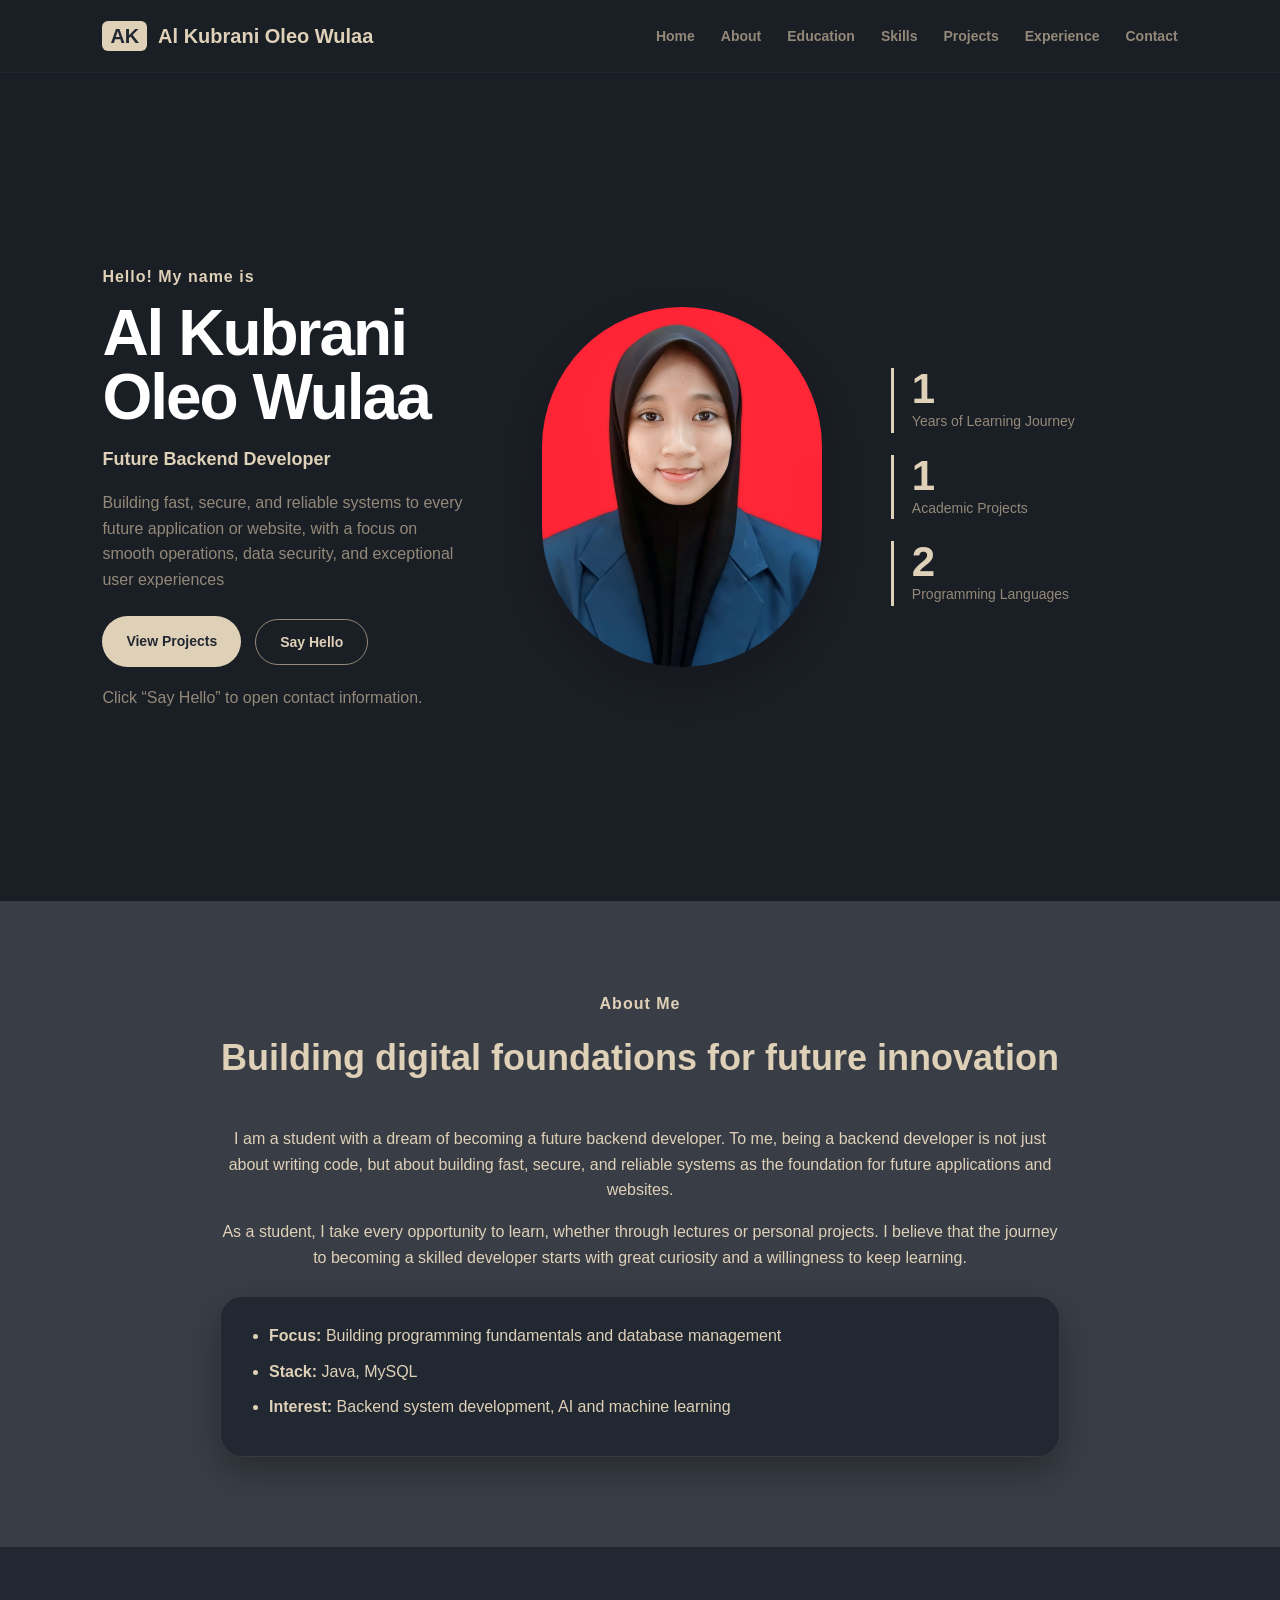
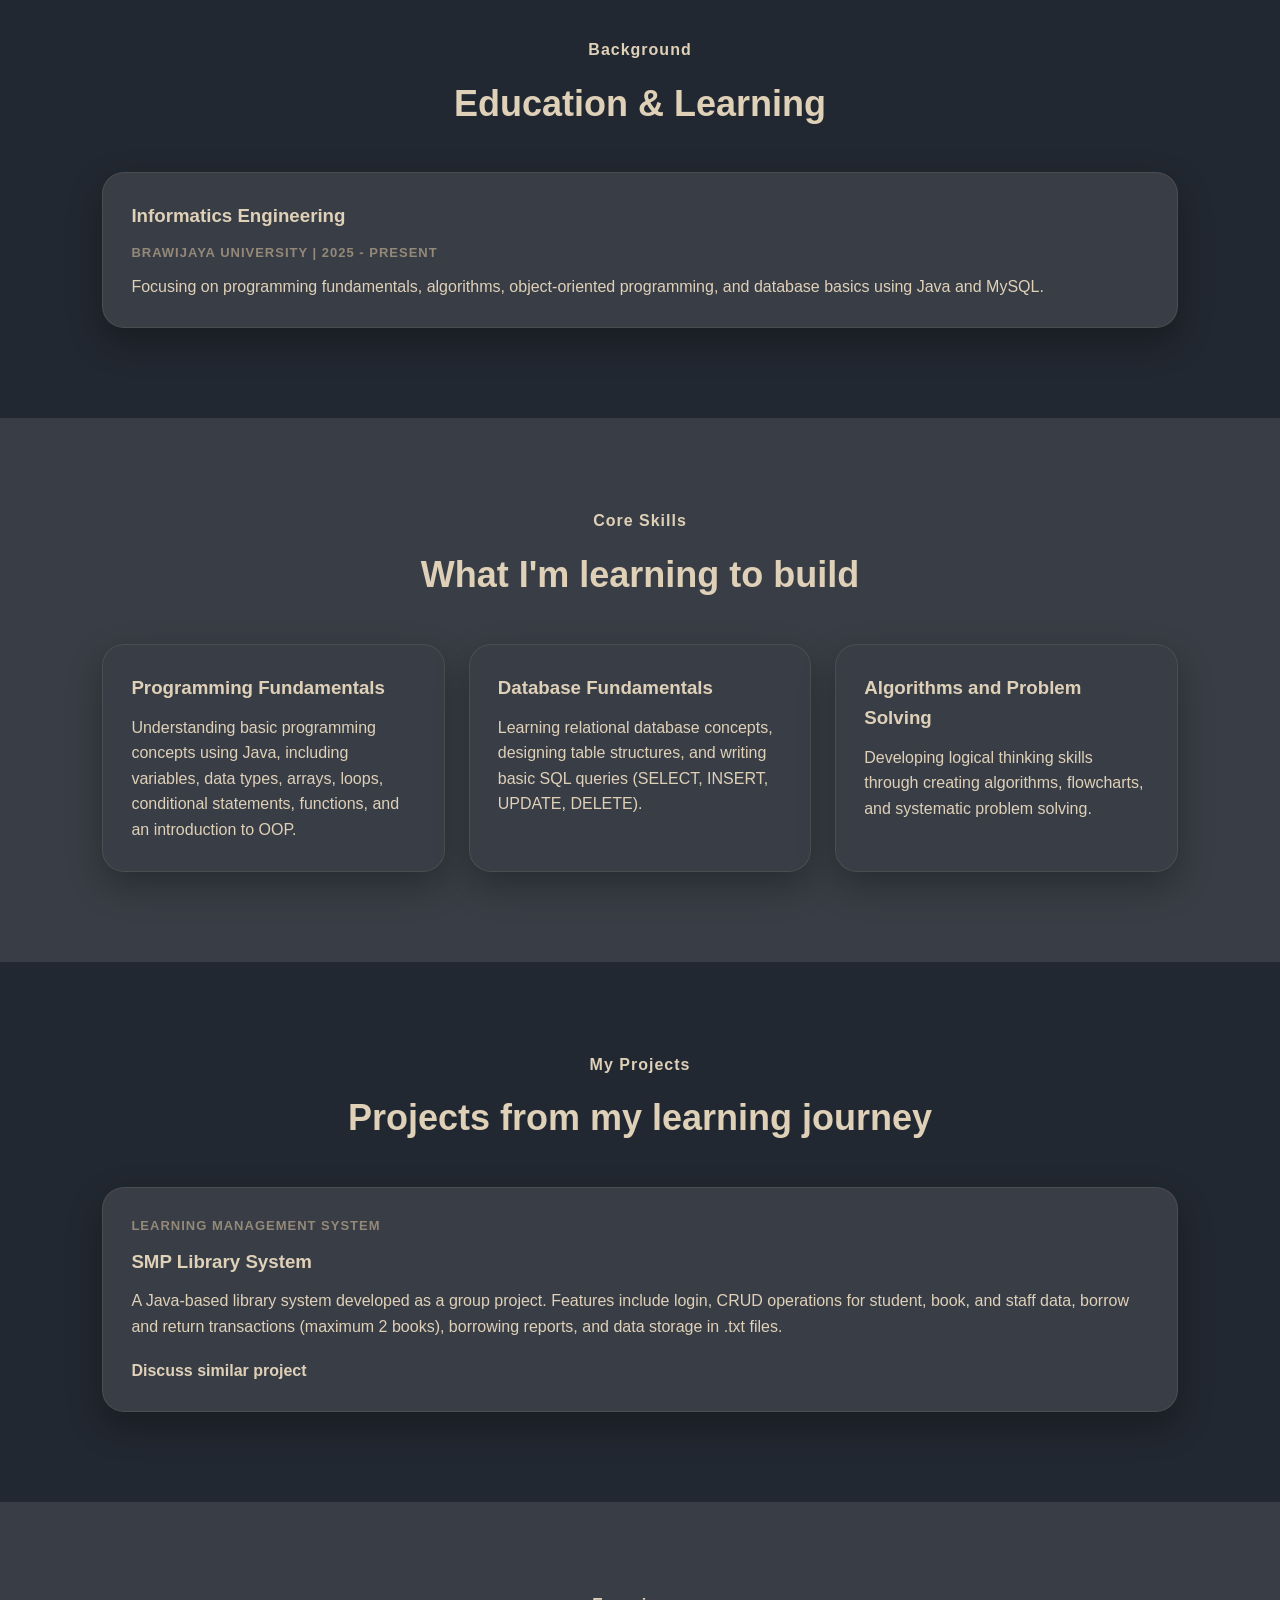
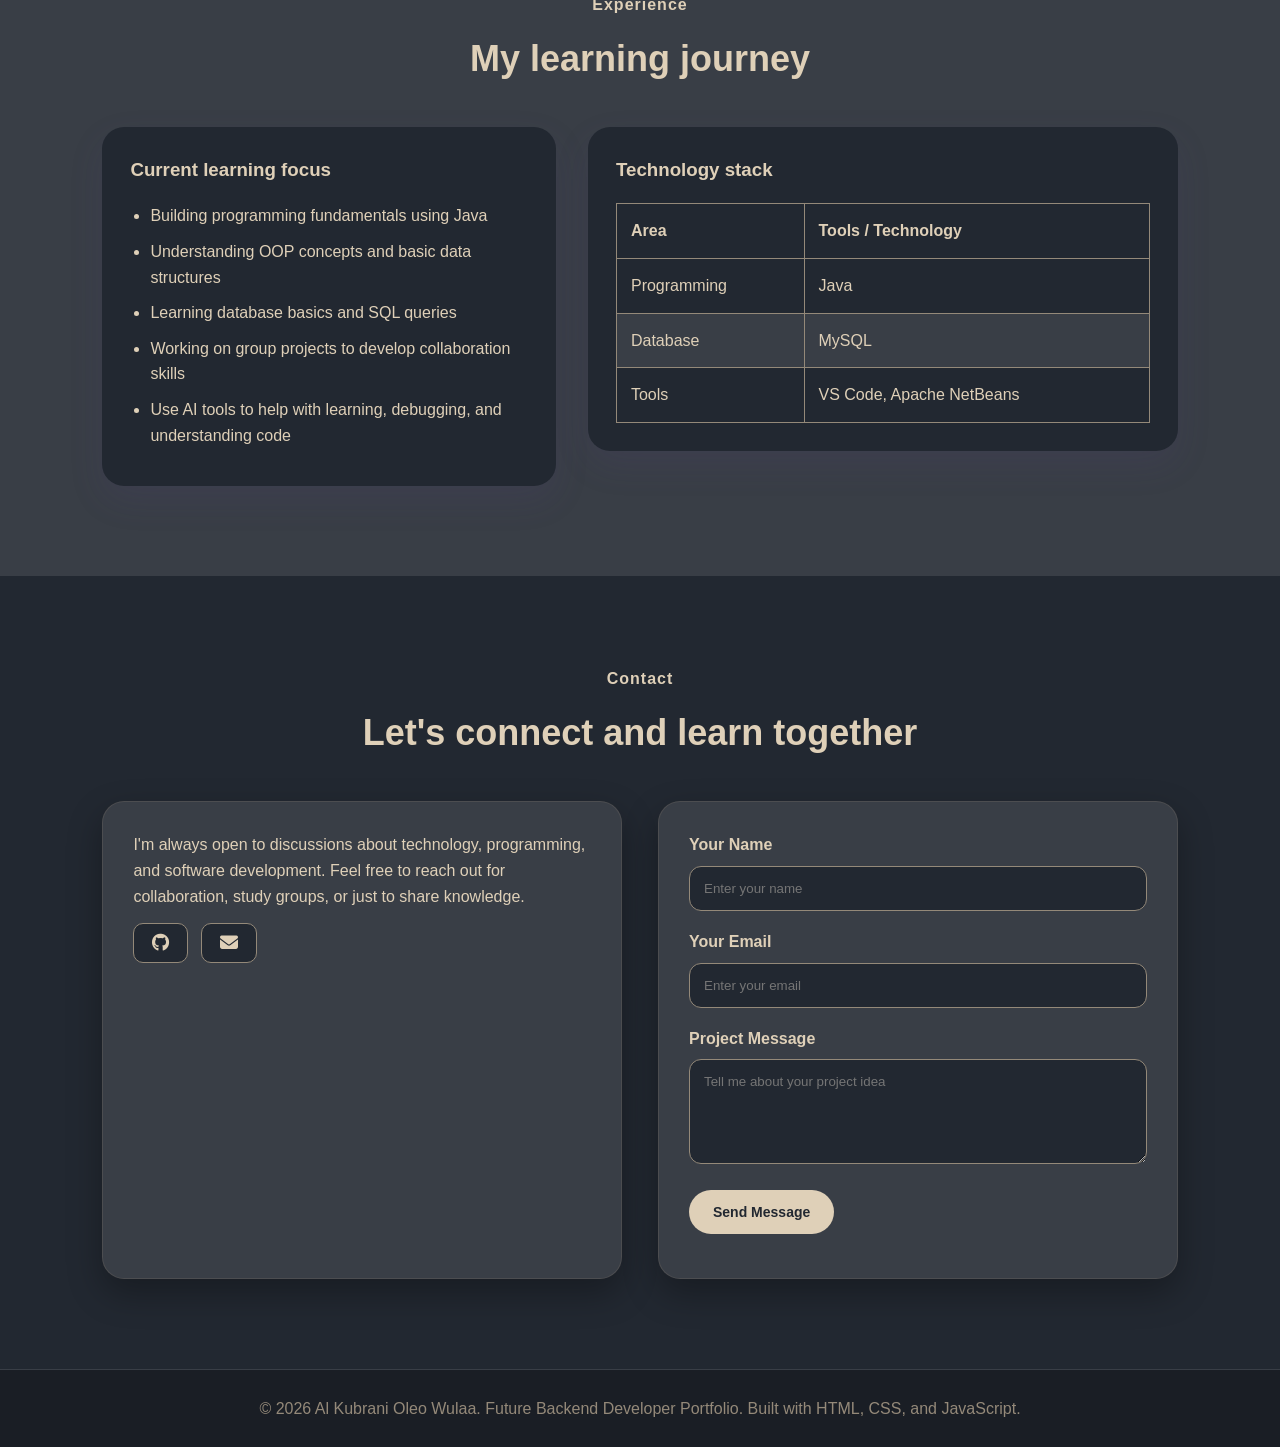
<file: index.html>
<!DOCTYPE html>
<html>
<head>
    <meta http-equiv="refresh" content="0; url=final/index.html">
    <title>Redirecting...</title>
</head>
<body>
    <p>Redirecting to <a href="final/index.html">portfolio</a>...</p>
</body>
</html>
</file>
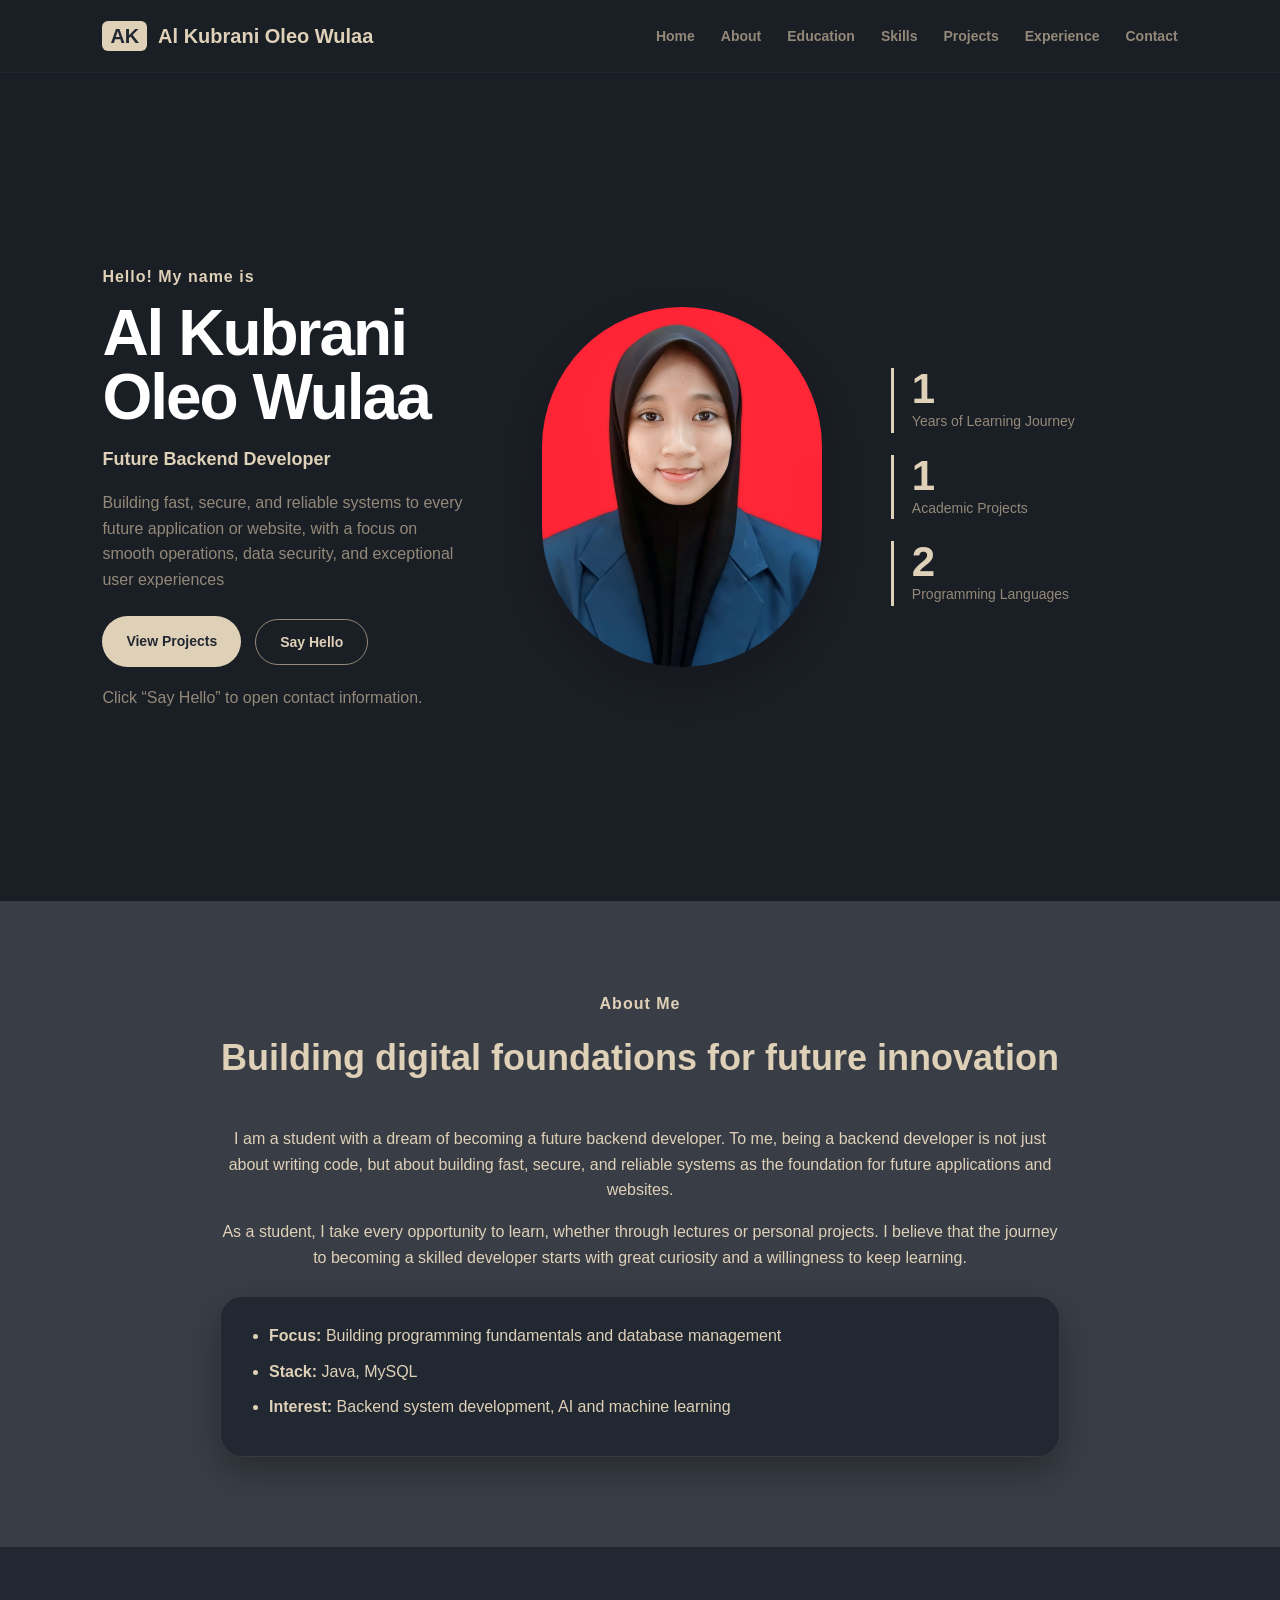
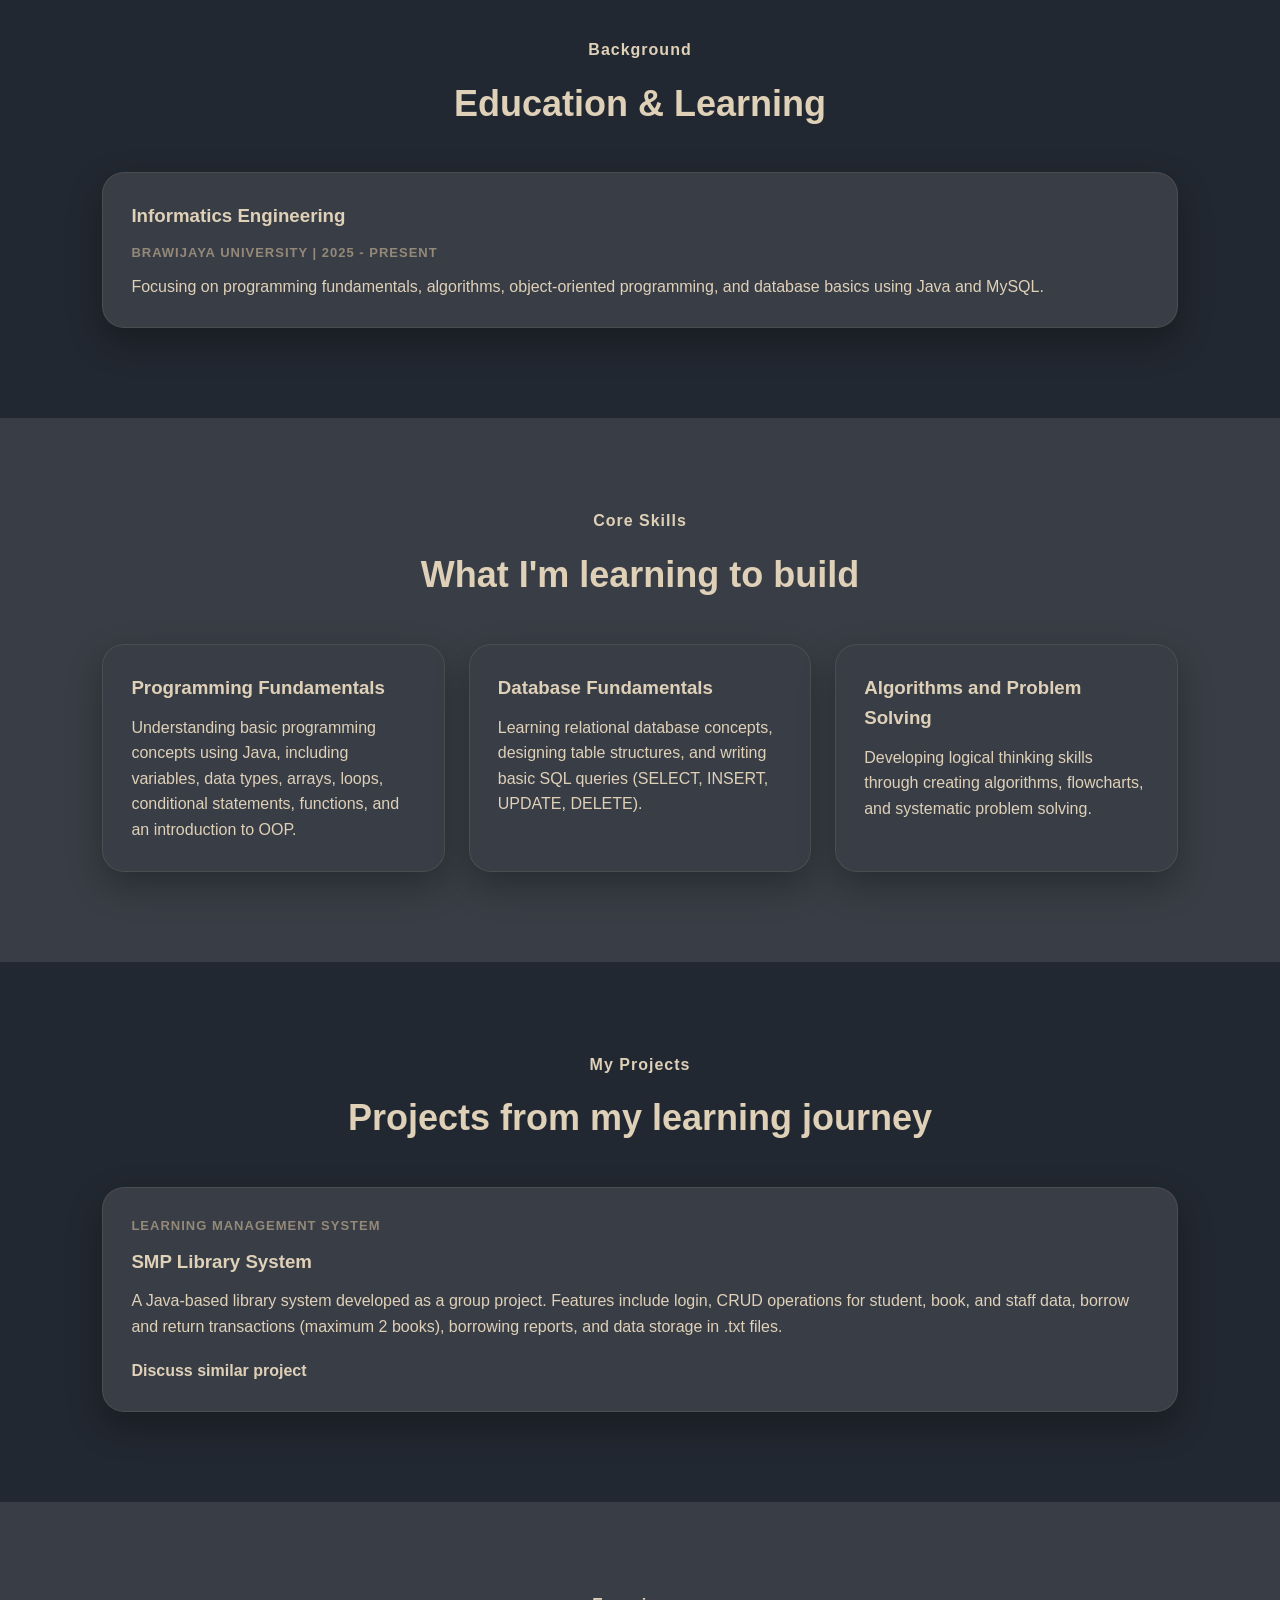
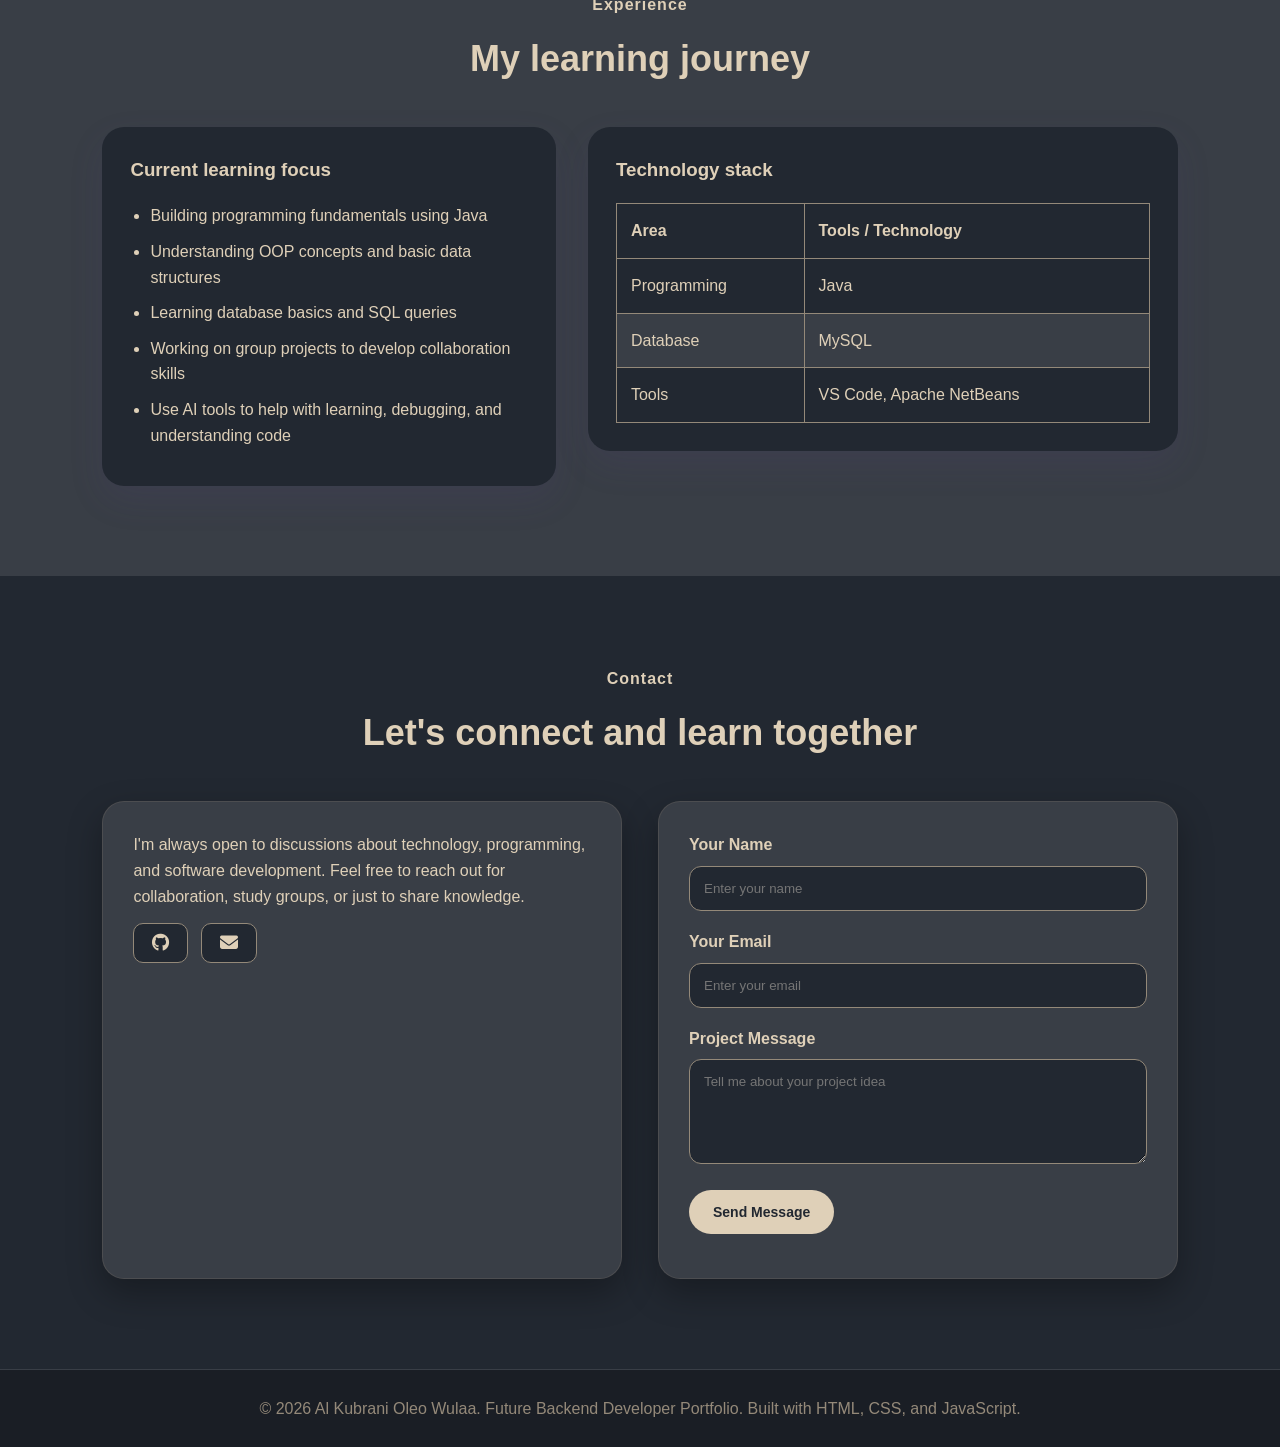
<file: final/index.html>
<!DOCTYPE html>
<html lang="en">
        <head>
        <!-- Meta tags basic -->
        <meta charset="UTF-8">
        <meta name="viewport" content="width=device-width, initial-scale=1.0">

        <!-- Page title -->
        <title>Al Kubrani Oleo Wulaa | Future Backend Developer</title>

        <!-- External CSS file -->
        <link rel="stylesheet" href="assets/css/style.css">
        <link rel="stylesheet" href="https://cdnjs.cloudflare.com/ajax/libs/font-awesome/6.5.1/css/all.min.css">
        </head>
    <body>
       <!-- Header section -->
        <header class="site-header">
            <nav class="navbar">
                <a href="#home" class="logo">
                    <span>AK</span> Al Kubrani Oleo Wulaa
                </a>

                <ul class="nav-menu">
                    <li><a href="#home">Home</a></li>
                    <li><a href="#about">About</a></li>
                    <li><a href="#education">Education</a></li>
                    <li><a href="#skills">Skills</a></li>
                    <li><a href="#projects">Projects</a></li>
                    <li><a href="#experience">Experience</a></li>
                    <li><a href="#contact">Contact</a></li>
                </ul>
            </nav>
        </header>
        <!-- Main content -->
        <main>
            <!-- Hero section -->
            <section id="home" class="hero-section">
                <div class="hero-content">
                    <p class="small-text">Hello! My name is</p>

                    <h1>
                    Al Kubrani Oleo Wulaa
                    </h1>

                    <p class="role-label"> Future Backend Developer</p>

                    <p class="role-text">
                    Building fast, secure, and reliable systems to every future application or website, 
                    with a focus on smooth operations, data security, and exceptional user experiences
                    </p>

                    <div class="hero-actions">
                    <a href="#projects" class="primary-button">View Projects</a>
                    <button class="secondary-button" id="helloButton">Say Hello</button>
                    </div>

                    <p id="welcomeMessage" class="welcome-message">
                    Click “Say Hello” to open contact information.
                    </p>
                </div>

                <div class="hero-image-wrapper">
                    <!-- Image in web page -->
                    <img 
                    src="assets/images/profile.jpeg" 
                    alt="Al Kubrani Oleo Wulaa profile photo" 
                    class="profile-image"
                    >
                </div>

                <div class="hero-stats">
                    <div class="stat-card">
                    <h2>1</h2>
                    <p>Years of Learning Journey</p>
                    </div>

                    <div class="stat-card">
                    <h2>1</h2>
                    <p>Academic Projects</p>
                    </div>

                    <div class="stat-card">
                    <h2>2</h2>
                    <p>Programming Languages</p>
                    </div>
                </div>
            </section>
            <!-- About section -->
            <section id="about" class="section about-section">
                <div class="section-heading">
                    <p class="small-text">About Me</p>
                    <h2>Building digital foundations for future innovation</h2>
                </div>

                <div class="about-content">
                    <p>
                    I am a student with a dream of becoming a future backend developer. 
                    To me, being a backend developer is not just about writing code, 
                    but about building fast, secure, and reliable systems as the foundation for future applications and websites. 
                    </p>

                    <p>
                    As a student, I take every opportunity to learn, whether through lectures or personal projects. 
                    I believe that the journey to becoming a skilled developer starts with great curiosity and a willingness to keep learning. 
                    </p>

                    <ul class="about-list">
                    <li><strong>Focus:</strong> Building programming fundamentals and database management</li>
                    <li><strong>Stack:</strong> Java, MySQL</li>
                    <li><strong>Interest:</strong> Backend system development, AI and machine learning</li>
                    </ul>
                </div>
            </section>
            <!-- Education section -->
            <section id="education" class="section education-section">
                <div class="section-heading">
                    <p class="small-text">Background</p>
                    <h2>Education & Learning</h2>
                </div>

                <div class="skill-grid">
                    <article class="skill-card">
                        <h3>Informatics Engineering</h3>
                        <p class="project-category">Brawijaya University | 2025 - Present</p>
                        <p>
                            Focusing on programming fundamentals, algorithms, object-oriented programming, 
                            and database basics using Java and MySQL.
                        </p>
                    </article>
                </div>
            </section>
            <!-- Skills section -->
            <section id="skills" class="section skills-section">
                <div class="section-heading">
                    <p class="small-text">Core Skills</p>
                    <h2>What I'm learning to build</h2>
                </div>

                <div class="skill-grid">
                    <article class="skill-card">
                        <h3>Programming Fundamentals</h3>
                        <p>
                            Understanding basic programming concepts using Java, including variables, data types, arrays, 
                            loops, conditional statements, functions, and an introduction to OOP.
                        </p>
                        </article>

                        <article class="skill-card">
                        <h3>Database Fundamentals</h3>
                        <p>
                        Learning relational database concepts, designing table structures, 
                        and writing basic SQL queries (SELECT, INSERT, UPDATE, DELETE). 
                        </p>
                    </article>

                    <article class="skill-card">
                        <h3>Algorithms and Problem Solving</h3>
                        <p>
                            Developing logical thinking skills through creating algorithms, 
                            flowcharts, and systematic problem solving.
                        </p>
                    </article>
                </div>
            </section>
            <!-- Projects section -->
            <section id="projects" class="section projects-section">
                <div class="section-heading">
                    <p class="small-text">My Projects</p>
                    <h2>Projects from my learning journey</h2>
                </div>

                <div class="project-grid">
                    <article class="project-card">
                        <p class="project-category">Learning Management System</p>
                        <h3>SMP Library System</h3>
                        <p>
                            A Java-based library system developed as a group project. 
                            Features include login, CRUD operations for student, book, and staff data, 
                            borrow and return transactions (maximum 2 books), borrowing reports, and data storage in .txt files.
                        </p>
                        <a href="#contact" class="project-link">Discuss similar project</a>
                    </article>
                </div>
            </section>
            <!-- Experience section with list and table -->
            <section id="experience" class="section experience-section">
                <div class="section-heading">
                    <p class="small-text">Experience</p>
                    <h2>My learning journey</h2>
                </div>

                <div class="experience-layout">
                    <div class="experience-list">
                    <h3>Current learning focus</h3>

                    <!-- List -->
                    <ul>
                        <li>Building programming fundamentals using Java</li>
                        <li>Understanding OOP concepts and basic data structures</li>
                        <li>Learning database basics and SQL queries</li>
                        <li>Working on group projects to develop collaboration skills</li>
                        <li>Use AI tools to help with learning, debugging, and understanding code</li>
                    </ul>
                    </div>

                    <div class="table-wrapper">
                    <h3>Technology stack</h3>

                    <!-- Table, row, column -->
                    <table>
                        <thead>
                        <tr>
                            <th>Area</th>
                            <th>Tools / Technology</th>
                        </tr>
                        </thead>

                        <tbody>
                        <tr>
                            <td>Programming</td>
                            <td>Java</td>
                        </tr>

                        <tr>
                            <td>Database</td>
                            <td>MySQL</td>
                        </tr>

                        <tr>
                            <td>Tools</td>
                            <td>VS Code, Apache NetBeans</td>
                        </tr>
                        </tbody>
                    </table>
                    </div>
                </div>
            </section>
            <!-- Contact section with basic form -->
            <section id="contact" class="section contact-section">
                <div class="section-heading">
                    <p class="small-text">Contact</p>
                    <h2>Let's connect and learn together</h2>
                </div>

                <div class="contact-layout">
                    <div class="contact-info">
                    <p>
                        I'm always open to discussions about technology, programming, and software development. 
                        Feel free to reach out for collaboration, study groups, or just to share knowledge.
                    </p>

                    <!-- Anchor tag + external links -->
                    <a href="https://github.com/alkubranioleow" target="_blank" class="external-link">
                        <i class="fa-brands fa-github"></i>
                    </a>

                    <a href="mailto:al.kubrani.oleo.w@gmail.com" class="external-link">
                        <i class="fa-solid fa-envelope"></i>
                    </a>
                    </div>

                    <!-- Basic form elements -->
                    <form class="contact-form">
                        <label for="name">Your Name</label>
                        <input type="text" id="name" placeholder="Enter your name">

                        <label for="email">Your Email</label>
                        <input type="email" id="email" placeholder="Enter your email">

                        <label for="message">Project Message</label>
                        <textarea id="message" rows="5" placeholder="Tell me about your project idea"></textarea>

                        <button type="button" class="primary-button" id="sendButton">
                            Send Message
                        </button>

                        <p id="formMessage" class="form-message"></p>
                    </form>
                </div>
            </section>
        </main>

        <!-- Footer section -->
        <footer class="site-footer">
            <p>
            &copy; 2026 Al Kubrani Oleo Wulaa. Future Backend Developer Portfolio. Built with HTML, CSS, and JavaScript.
            </p>
        </footer>

        <!-- Contact popup -->
        <div class="popup-overlay" id="contactPopup">
            <div class="popup-box">
                <button class="close-button" id="closePopup">&times;</button>

                <h2>Hello, I’m Al Kubrani Oleo Wulaa</h2>

                <p>
                    Still at the beginning of my journey, but excited to learn how to build useful and reliable systems
                </p>

                <p>
                    Email: al.kubrani.oleo.w@gmail.com <br>
                    Role: Future Backend Developer
                </p>
            </div>
        </div>

    <!-- External JavaScript file -->
    <script src="assets/js/app.js"></script>
</body>
</html>
</file>
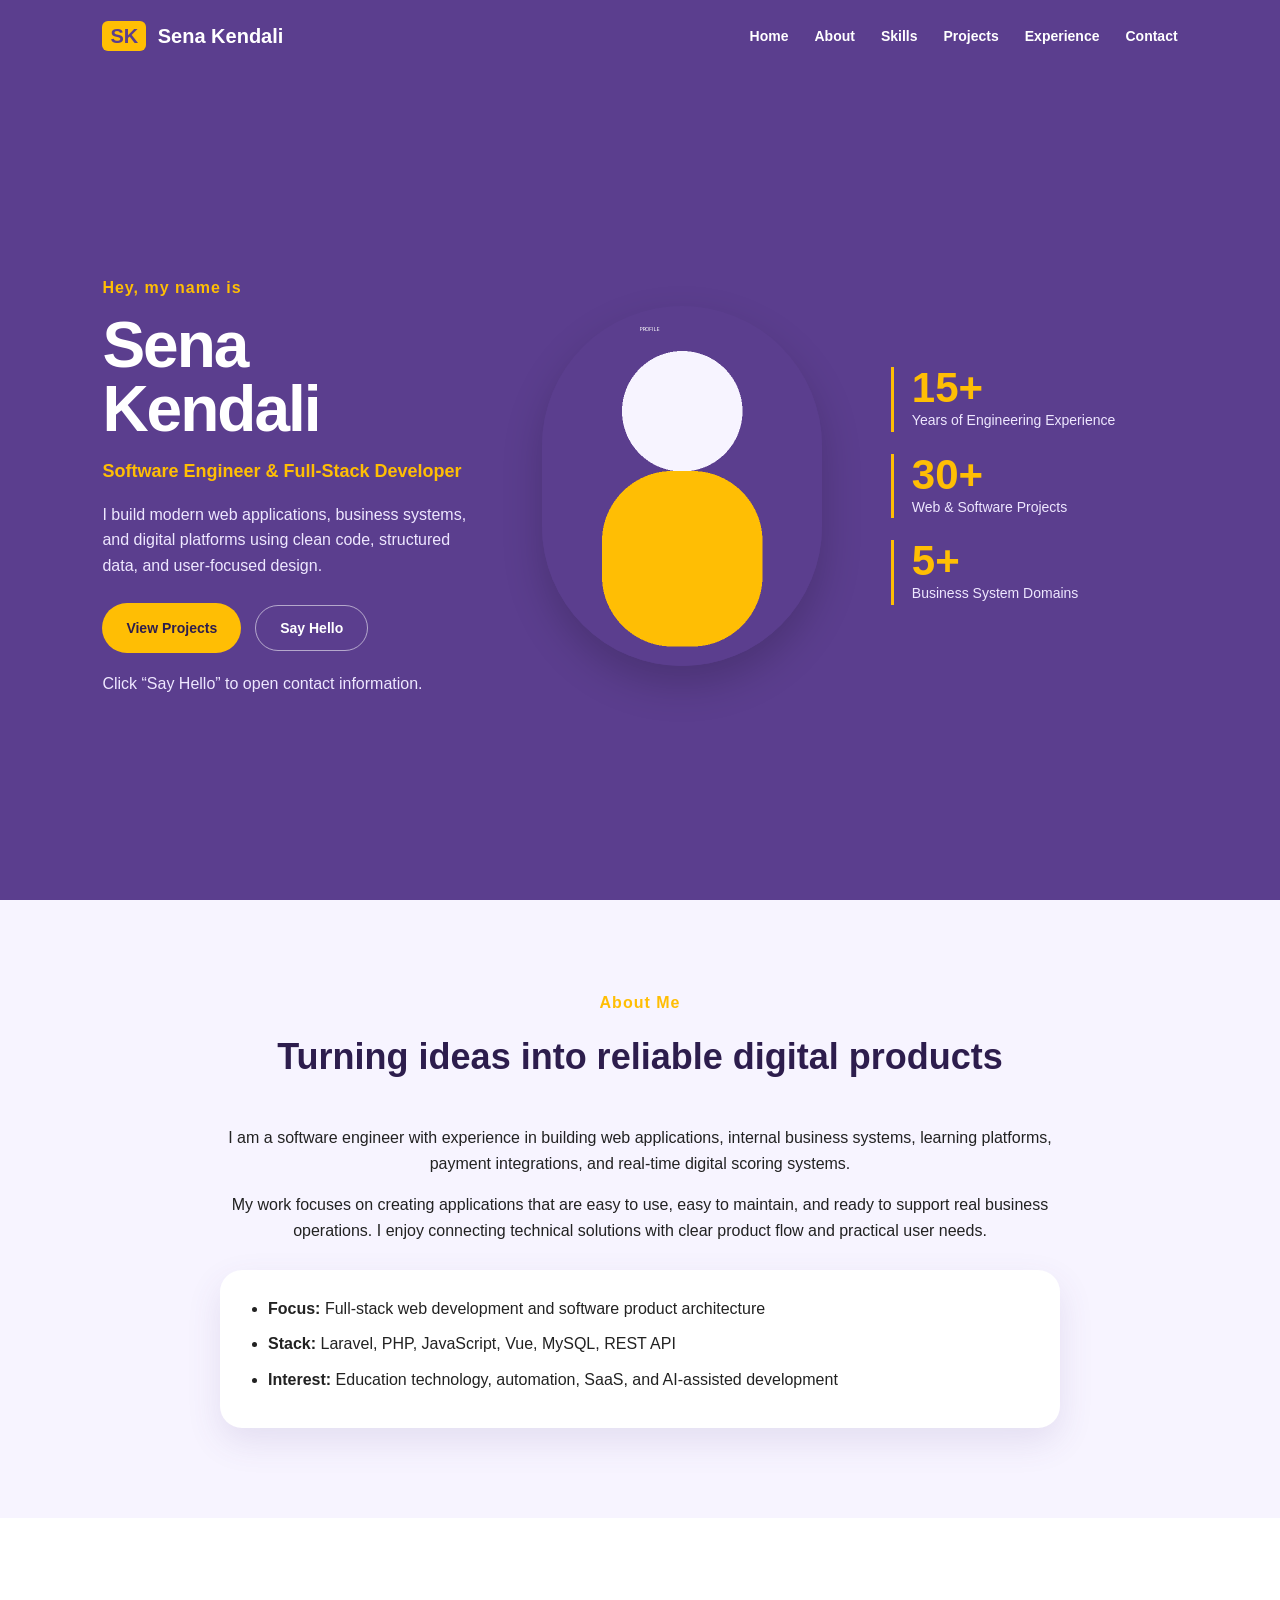
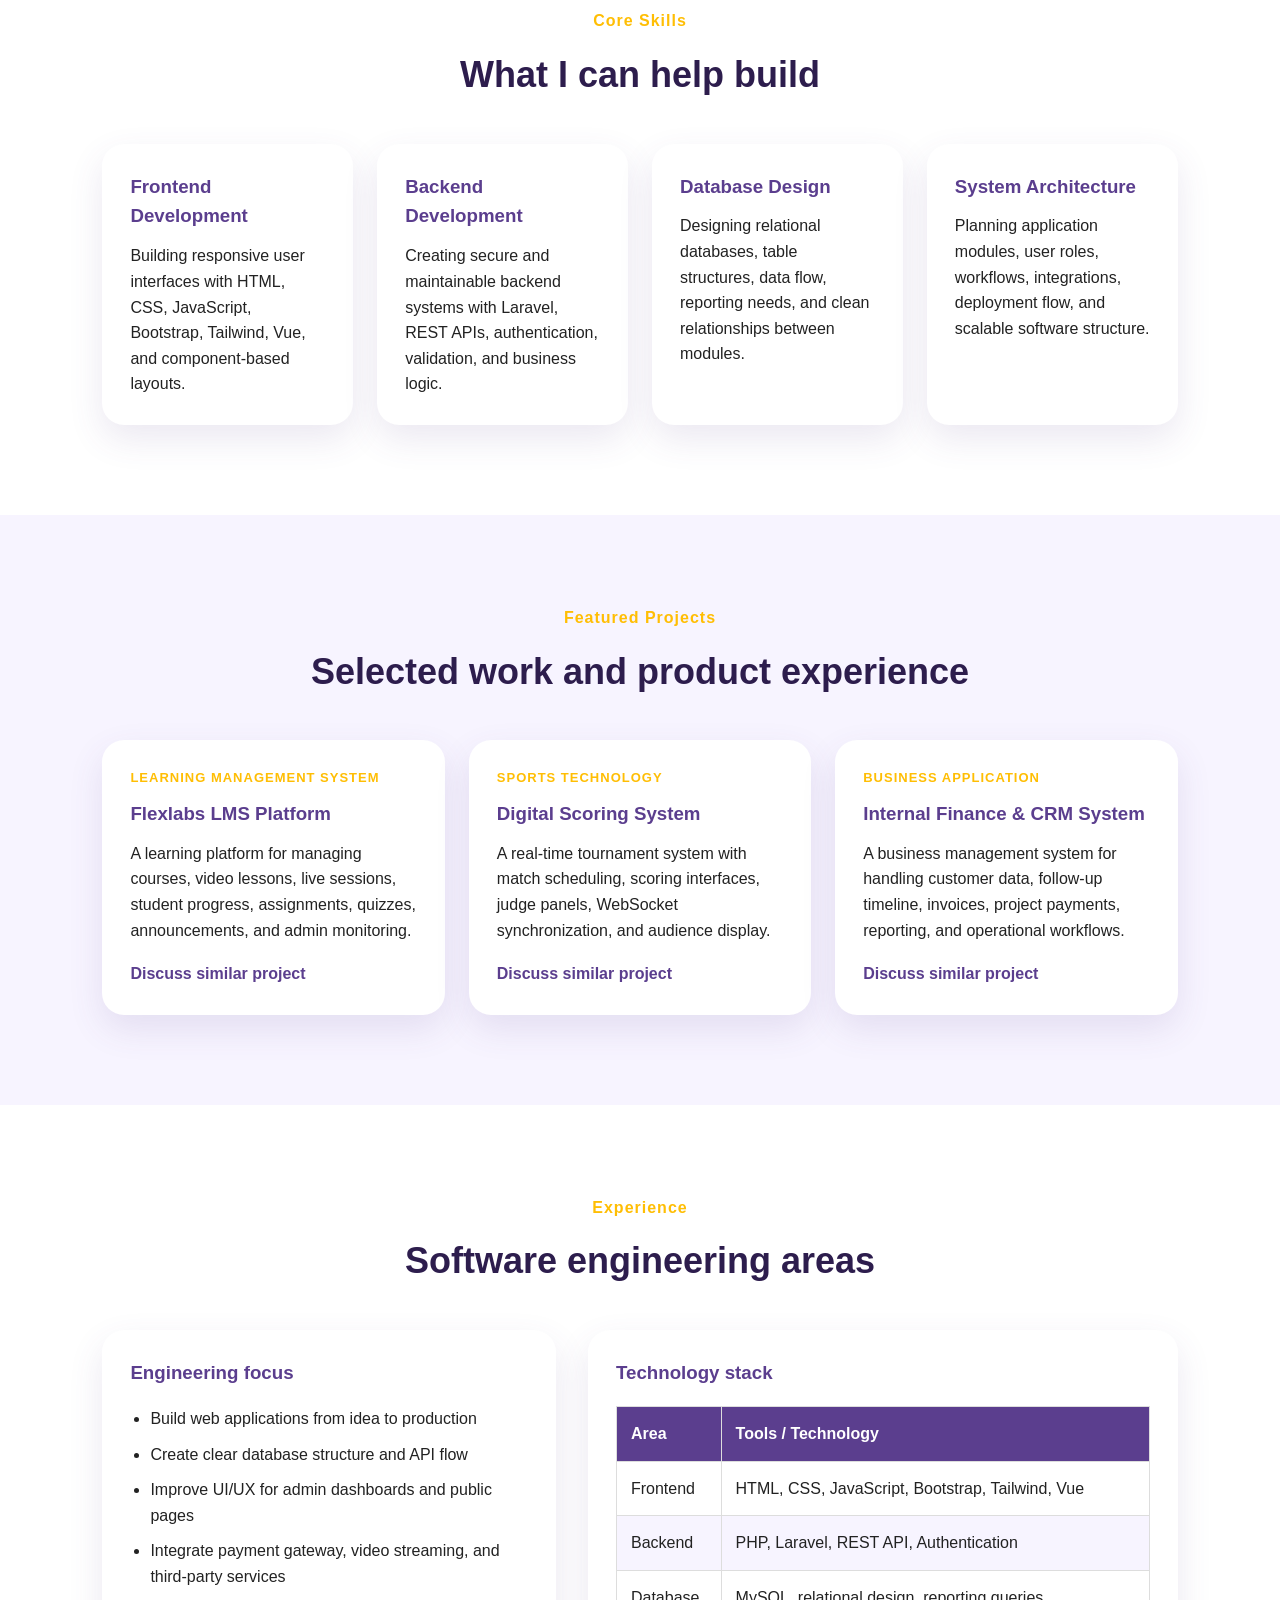
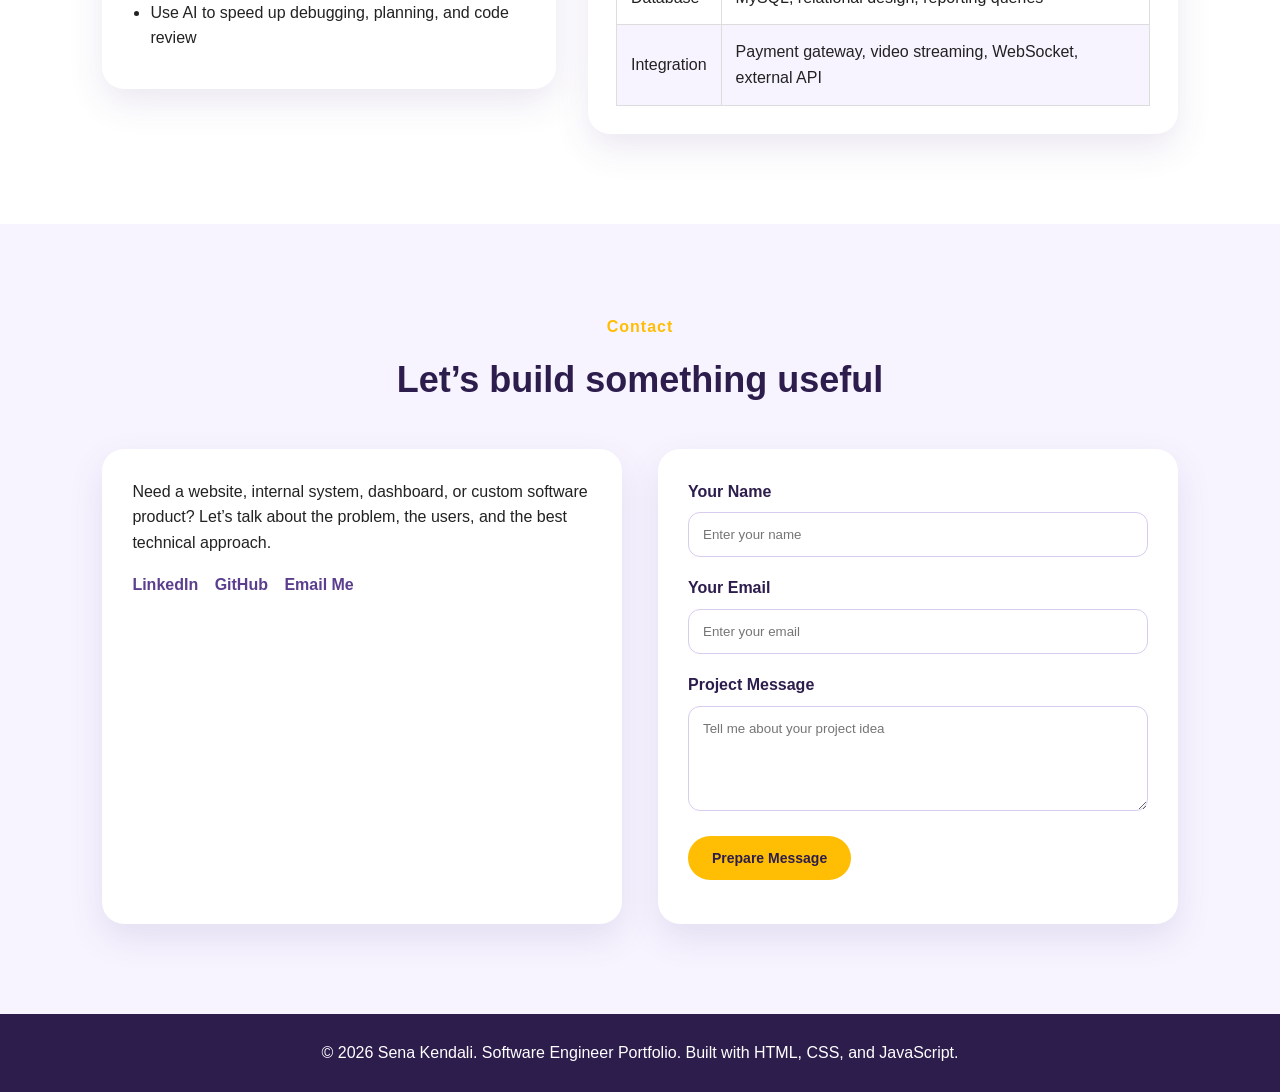
<file: starter/index.html>
<!DOCTYPE html>
<html lang="en">
        <head>
        <!-- Meta tags basic -->
        <meta charset="UTF-8">
        <meta name="viewport" content="width=device-width, initial-scale=1.0">

        <!-- Page title -->
        <title>Sena Kendali | Software Engineer Portfolio</title>

        <!-- External CSS file -->
        <link rel="stylesheet" href="assets/css/style.css">
        </head>
    <body>
        <!-- Header section -->
        <header class="site-header">
            <nav class="navbar">
            <a href="#home" class="logo">
                <span>SK</span> Sena Kendali
            </a>

            <ul class="nav-menu">
                <li><a href="#home">Home</a></li>
                <li><a href="#about">About</a></li>
                <li><a href="#skills">Skills</a></li>
                <li><a href="#projects">Projects</a></li>
                <li><a href="#experience">Experience</a></li>
                <li><a href="#contact">Contact</a></li>
            </ul>
            </nav>
        </header>
        <!-- Main content -->
        <main>
            <!-- Hero section -->
            <section id="home" class="hero-section">
            <div class="hero-content">
                <p class="small-text">Hey, my name is</p>

                <h1>
                Sena <br>
                Kendali
                </h1>

                <p class="role-label">Software Engineer & Full-Stack Developer</p>

                <p class="role-text">
                I build modern web applications, business systems, and digital platforms
                using clean code, structured data, and user-focused design.
                </p>

                <div class="hero-actions">
                <a href="#projects" class="primary-button">View Projects</a>
                <button class="secondary-button" id="helloButton">Say Hello</button>
                </div>

                <p id="welcomeMessage" class="welcome-message">
                Click “Say Hello” to open contact information.
                </p>
            </div>
            <div class="hero-image-wrapper">
                <!-- Image in web page -->
                <img 
                src="assets/images/profile.png" 
                alt="Sena Kendali profile photo" 
                class="profile-image"
                >
            </div>

            <div class="hero-stats">
                <div class="stat-card">
                <h2>15+</h2>
                <p>Years of Engineering Experience</p>
                </div>

                <div class="stat-card">
                <h2>30+</h2>
                <p>Web & Software Projects</p>
                </div>

                <div class="stat-card">
                <h2>5+</h2>
                <p>Business System Domains</p>
                </div>
            </div>
            </section>
            <!-- About section -->
            <section id="about" class="section about-section">
                <div class="section-heading">
                    <p class="small-text">About Me</p>
                    <h2>Turning ideas into reliable digital products</h2>
                </div>

                <div class="about-content">
                    <p>
                    I am a software engineer with experience in building web applications,
                    internal business systems, learning platforms, payment integrations,
                    and real-time digital scoring systems.
                    </p>

                    <p>
                    My work focuses on creating applications that are easy to use, easy to maintain,
                    and ready to support real business operations. I enjoy connecting technical
                    solutions with clear product flow and practical user needs.
                    </p>

                    <ul class="about-list">
                    <li><strong>Focus:</strong> Full-stack web development and software product architecture</li>
                    <li><strong>Stack:</strong> Laravel, PHP, JavaScript, Vue, MySQL, REST API</li>
                    <li><strong>Interest:</strong> Education technology, automation, SaaS, and AI-assisted development</li>
                    </ul>
                </div>
            </section>
            <!-- Skills section -->
            <section id="skills" class="section skills-section">
                <div class="section-heading">
                    <p class="small-text">Core Skills</p>
                    <h2>What I can help build</h2>
                </div>

                <div class="skill-grid">
                    <article class="skill-card">
                    <h3>Frontend Development</h3>
                    <p>
                        Building responsive user interfaces with HTML, CSS, JavaScript,
                        Bootstrap, Tailwind, Vue, and component-based layouts.
                    </p>
                    </article>

                    <article class="skill-card">
                    <h3>Backend Development</h3>
                    <p>
                        Creating secure and maintainable backend systems with Laravel,
                        REST APIs, authentication, validation, and business logic.
                    </p>
                    </article>

                    <article class="skill-card">
                    <h3>Database Design</h3>
                    <p>
                        Designing relational databases, table structures, data flow,
                        reporting needs, and clean relationships between modules.
                    </p>
                    </article>

                    <article class="skill-card">
                    <h3>System Architecture</h3>
                    <p>
                        Planning application modules, user roles, workflows, integrations,
                        deployment flow, and scalable software structure.
                    </p>
                    </article>
                </div>
            </section>
            <!-- Projects section -->
            <section id="projects" class="section projects-section">
                <div class="section-heading">
                    <p class="small-text">Featured Projects</p>
                    <h2>Selected work and product experience</h2>
                </div>

                <div class="project-grid">
                    <article class="project-card">
                    <p class="project-category">Learning Management System</p>
                    <h3>Flexlabs LMS Platform</h3>
                    <p>
                        A learning platform for managing courses, video lessons, live sessions,
                        student progress, assignments, quizzes, announcements, and admin monitoring.
                    </p>
                    <a href="#contact" class="project-link">Discuss similar project</a>
                    </article>

                    <article class="project-card">
                    <p class="project-category">Sports Technology</p>
                    <h3>Digital Scoring System</h3>
                    <p>
                        A real-time tournament system with match scheduling, scoring interfaces,
                        judge panels, WebSocket synchronization, and audience display.
                    </p>
                    <a href="#contact" class="project-link">Discuss similar project</a>
                    </article>

                    <article class="project-card">
                    <p class="project-category">Business Application</p>
                    <h3>Internal Finance & CRM System</h3>
                    <p>
                        A business management system for handling customer data, follow-up timeline,
                        invoices, project payments, reporting, and operational workflows.
                    </p>
                    <a href="#contact" class="project-link">Discuss similar project</a>
                    </article>
                </div>
            </section>
            <!-- Experience section with list and table -->
            <section id="experience" class="section experience-section">
                <div class="section-heading">
                    <p class="small-text">Experience</p>
                    <h2>Software engineering areas</h2>
                </div>

                <div class="experience-layout">
                    <div class="experience-list">
                    <h3>Engineering focus</h3>

                    <!-- List -->
                    <ul>
                        <li>Build web applications from idea to production</li>
                        <li>Create clear database structure and API flow</li>
                        <li>Improve UI/UX for admin dashboards and public pages</li>
                        <li>Integrate payment gateway, video streaming, and third-party services</li>
                        <li>Use AI to speed up debugging, planning, and code review</li>
                    </ul>
                    </div>

                    <div class="table-wrapper">
                    <h3>Technology stack</h3>

                    <!-- Table, row, column -->
                    <table>
                        <thead>
                        <tr>
                            <th>Area</th>
                            <th>Tools / Technology</th>
                        </tr>
                        </thead>

                        <tbody>
                        <tr>
                            <td>Frontend</td>
                            <td>HTML, CSS, JavaScript, Bootstrap, Tailwind, Vue</td>
                        </tr>

                        <tr>
                            <td>Backend</td>
                            <td>PHP, Laravel, REST API, Authentication</td>
                        </tr>

                        <tr>
                            <td>Database</td>
                            <td>MySQL, relational design, reporting queries</td>
                        </tr>

                        <tr>
                            <td>Integration</td>
                            <td>Payment gateway, video streaming, WebSocket, external API</td>
                        </tr>
                        </tbody>
                    </table>
                    </div>
                </div>
            </section>
            <!-- Contact section with basic form -->
            <section id="contact" class="section contact-section">
                <div class="section-heading">
                    <p class="small-text">Contact</p>
                    <h2>Let’s build something useful</h2>
                </div>

                <div class="contact-layout">
                    <div class="contact-info">
                    <p>
                        Need a website, internal system, dashboard, or custom software product?
                        Let’s talk about the problem, the users, and the best technical approach.
                    </p>

                    <!-- Anchor tag + external links -->
                    <a href="https://www.linkedin.com/" target="_blank" class="external-link">
                        LinkedIn
                    </a>

                    <a href="https://github.com/" target="_blank" class="external-link">
                        GitHub
                    </a>

                    <a href="mailto:hello@example.com" class="external-link">
                        Email Me
                    </a>
                    </div>

                    <!-- Basic form elements -->
                    <form class="contact-form">
                    <label for="name">Your Name</label>
                    <input type="text" id="name" placeholder="Enter your name">

                    <label for="email">Your Email</label>
                    <input type="email" id="email" placeholder="Enter your email">

                    <label for="message">Project Message</label>
                    <textarea id="message" rows="5" placeholder="Tell me about your project idea"></textarea>

                    <button type="button" class="primary-button" id="sendButton">
                        Prepare Message
                    </button>

                    <p id="formMessage" class="form-message"></p>
                    </form>
                </div>
            </section>
        </main>

        <!-- Footer section -->
        <footer class="site-footer">
            <p>
            &copy; 2026 Sena Kendali. Software Engineer Portfolio. Built with HTML, CSS, and JavaScript.
            </p>
        </footer>

        <!-- Contact popup -->
        <div class="popup-overlay" id="contactPopup">
            <div class="popup-box">
            <button class="close-button" id="closePopup">&times;</button>

            <h2>Hello, I’m Sena Kendali</h2>

            <p>
                I help turn business ideas into structured, maintainable, and useful web applications.
            </p>

            <p>
                Email: hello@example.com <br>
                Role: Software Engineer / Full-Stack Developer
            </p>
            </div>
        </div>

  <!-- External JavaScript file -->
  <script src="assets/js/app.js"></script>
</body>
</html>
</file>
<file: final/assets/css/style.css>
/* Basic selector */
* {
  margin: 0;
  padding: 0;
  box-sizing: border-box;
}

img, video {
  max-width: 100%;
  height: auto;
}

/* Color, font, spacing */
body {
  font-family: Arial, sans-serif;
  background-color: #222831;
  color: #DFD0B8;
  line-height: 1.6;
}

/* Header */
.site-header {
  background-color: #1a1e25;
  padding: 20px 8%;
  position: sticky;
  top: 0;
  z-index: 10;
  border-bottom: 1px solid #222831;
}

/* Navigation menu structure */
.navbar {
  display: flex;
  justify-content: space-between;
  align-items: center;
}

.logo {
  color: #DFD0B8;
  text-decoration: none;
  font-weight: bold;
  font-size: 20px;
}

.logo span {
  background-color: #DFD0B8;
  color: #222831;
  padding: 4px 8px;
  border-radius: 6px;
  margin-right: 6px;
}

.nav-menu {
  list-style: none;
  display: flex;
  gap: 26px;
}

.nav-menu a {
  color: #948979;
  text-decoration: none;
  font-size: 14px;
  font-weight: bold;
}

.nav-menu a:hover {
  color: #DFD0B8;
}

/* Hero section */
.hero-section {
  min-height: calc(100vh - 72px);
  background-color: #1a1e25;
  color: #DFD0B8;
  padding: 60px 8%;
  display: grid;
  grid-template-columns: 1.1fr 1fr 0.85fr;
  align-items: center;
  gap: 40px;
}

.small-text {
  color: #DFD0B8;
  font-weight: bold;
  margin-bottom: 12px;
  letter-spacing: 1px;
}

.hero-content h1 {
  font-size: 64px;
  line-height: 1;
  margin-bottom: 16px;
  letter-spacing: -2px;
  color: #FFFFFF;
}

.role-label {
  color: #DFD0B8;
  font-size: 18px;
  font-weight: bold;
  margin-bottom: 16px;
}

.role-text {
  max-width: 470px;
  margin-bottom: 24px;
  color: #948979;
}

.hero-actions {
  display: flex;
  align-items: center;
  gap: 14px;
  flex-wrap: wrap;
}

.primary-button,
.secondary-button {
  border: none;
  padding: 14px 24px;
  border-radius: 999px;
  font-weight: bold;
  cursor: pointer;
  transition: 0.3s;
  text-decoration: none;
  display: inline-block;
  font-size: 14px;
}

.primary-button {
  background-color: #DFD0B8;
  color: #222831;
}

.secondary-button {
  background-color: transparent;
  color: #DFD0B8;
  border: 1px solid #948979;
}

.primary-button:hover,
.secondary-button:hover {
  background-color: #FFFFFF;
  color: #222831;
  transform: translateY(-2px);
}

.welcome-message {
  margin-top: 18px;
  color: #948979;
}

/* Hero image */
.hero-image-wrapper {
  display: flex;
  justify-content: center;
  align-items: center;
}

.profile-image {
  width: 280px;
  height: 360px;
  object-fit: cover;
  border-radius: 999px;
  display: block;
  box-shadow: 0 18px 40px rgba(0, 0, 0, 0.18);
}

/* Stats */
.hero-stats {
  display: flex;
  flex-direction: column;
  gap: 22px;
}

.stat-card {
  border-left: 3px solid #DFD0B8;
  padding-left: 18px;
}

.stat-card h2 {
  font-size: 42px;
  color: #DFD0B8;
  line-height: 1;
}

.stat-card p {
  color: #948979;
  font-size: 14px;
}

/* Section */
.section {
  padding: 90px 8%;
  background-color: #222831;
}

.section:nth-child(even) {
  background-color: #393E46;
}

.section-heading {
  text-align: center;
  margin-bottom: 40px;
}

.section-heading h2 {
  font-size: 36px;
  color: #DFD0B8;
}

/* About */
.about-content {
  max-width: 840px;
  margin: 0 auto;
  text-align: center;
}

.about-content p {
  margin-bottom: 16px;
}

.about-list {
  text-align: left;
  background-color: #222831;
  margin-top: 26px;
  padding: 26px 30px 26px 48px;
  border-radius: 22px;
  box-shadow: 0 14px 35px rgba(0, 0, 0, 0.3);
  border: 1px solid rgba(148, 137, 121, 0.2);
}

.about-list li {
  margin-bottom: 10px;
}

/* Skills */
.skill-grid,
.project-grid {
  display: flex;
  flex-wrap: wrap;
  gap: 24px;
  width: 100%;
}

.skill-card,
.project-card {
  background-color: #393E46;
  padding: 28px;
  border-radius: 22px;
  box-shadow: 0 14px 35px rgba(0, 0, 0, 0.3);
  transition: 0.3s;
  border: 1px solid rgba(148, 137, 121, 0.2);
  flex: 1 1 300px;
  width: 100%;
}

.skill-card:hover,
.project-card:hover {
  transform: translateY(-8px);
}

.skill-card h3,
.project-card h3 {
  color: #DFD0B8;
  margin-bottom: 12px;
}

.project-grid {
  grid-template-columns: repeat(3, 1fr);
}

.project-category {
  color: #948979;
  font-weight: bold;
  margin-bottom: 10px;
  font-size: 13px;
  text-transform: uppercase;
  letter-spacing: 1px;
}

.project-link {
  display: inline-block;
  margin-top: 18px;
  color: #DFD0B8;
  font-weight: bold;
  text-decoration: none;
}

.project-link:hover {
  text-decoration: underline;
}

/* Experience */
.experience-layout {
  display: grid;
  grid-template-columns: 1fr 1.3fr;
  gap: 32px;
  align-items: start;
}

.experience-list,
.table-wrapper {
  background-color: #222831;
  padding: 28px;
  border-radius: 22px;
  box-shadow: 0 14px 35px rgba(91, 62, 142, 0.12);
}

.experience-list h3,
.table-wrapper h3 {
  color: #DFD0B8;
  margin-bottom: 18px;
}

.experience-list ul {
  padding-left: 20px;
}

.experience-list li {
  margin-bottom: 10px;
}

/* Table */
.table-wrapper {
  overflow-x: auto;
}

table {
  width: 100%;
  border-collapse: collapse;
  white-space: nowrap;
}

th {
  background-color: #222831;
  color: #DFD0B8;
}

th,
td {
  border: 1px solid #948979;
  padding: 14px;
  text-align: left;
}

tr:nth-child(even) {
  background-color: #393E46;
}

/* Contact */
.contact-layout {
  display: grid;
  grid-template-columns: 1fr 1fr;
  gap: 36px;
}

.contact-info,
.contact-form {
  background-color: #393E46;
  padding: 30px;
  border-radius: 22px;
  box-shadow: 0 14px 35px rgba(0, 0, 0, 0.3);
  border: 1px solid rgba(148, 137, 121, 0.2);
}

.external-link {
  display: inline-block;
  margin-top: 16px;
  margin-right: 12px;
  color: #393E46;
  font-weight: bold;
  text-decoration: none;
}

.external-link:hover {
  text-decoration: underline;
}

/* Form */
.contact-form label {
  display: block;
  margin-bottom: 8px;
  color: #DFD0B8;
  font-weight: bold;
}

.contact-form input,
.contact-form textarea {
  width: 100%;
  padding: 14px;
  margin-bottom: 18px;
  background-color: #222831;
  color: #DFD0B8;
  border: 1px solid #948979;
  border-radius: 12px;
  font-family: Arial, sans-serif;
}

.contact-form input:focus,
.contact-form textarea:focus {
  outline: none;
  border-color: #DFD0B8;
}

.form-message {
  margin-top: 14px;
  font-weight: bold;
  color: #DFD0B8;
}

/* Footer */
.site-footer {
  background-color: #1a1e25;
  color: #948979;
  text-align: center;
  padding: 26px 8%;
  border-top: 1px solid #393E46;
}

/* Popup */
.popup-overlay {
  position: fixed;
  top: 0;
  left: 0;
  width: 100%;
  height: 100%;
  background-color: rgba(34, 40, 49, 0.85);
  display: none;
  justify-content: center;
  align-items: center;
  z-index: 99;
}

.popup-overlay.active {
  display: flex;
}

.popup-box {
  background-color: #393E46;
  color: #DFD0B8;
  width: 90%;
  max-width: 420px;
  padding: 34px;
  border-radius: 24px;
  text-align: center;
  position: relative;
  border: 1px solid #948979;
  box-shadow: 0 20px 50px rgba(0, 0, 0, 0.25);
}

.popup-box h2 {
  color: #DFD0B8;
  margin-bottom: 14px;
}

.close-button {
  position: absolute;
  top: 14px;
  right: 18px;
  background: none;
  border: none;
  font-size: 30px;
  cursor: pointer;
  color: #DFD0B8;
}

/* Responsive */
@media (max-width: 1000px) {
  .hero-section {
    min-height: auto;
    grid-template-columns: 1fr;
    text-align: center;
    padding-top: 70px;
    padding-bottom: 70px;
  }

  .role-text {
    margin-left: auto;
    margin-right: auto;
  }

  .hero-actions {
    justify-content: center;
  }

  .hero-stats {
    flex-direction: row;
    justify-content: center;
    flex-wrap: wrap;
  }

  .stat-card {
    border-left: none;
    padding-left: 0;
  }

  .skill-grid,
  .project-grid,
  .experience-layout,
  .contact-layout {
    grid-template-columns: 1fr;
  }

  .nav-menu {
    gap: 14px;
    flex-wrap: wrap;
    justify-content: center;
  }

  .navbar {
    flex-direction: column;
    gap: 18px;
  }
}

@media (max-width: 600px) {
  .hero-content h1 {
    font-size: 44px;
  }

  .section-heading h2 {
    font-size: 28px;
  }

  .profile-image {
    width: 230px;
    height: 300px;
  }

  .hero-stats {
    flex-direction: column;
  }
}

.external-link {
    background-color: #222831;
    padding: 8px 16px;
    border-radius: 8px;
    border: 1px solid #948979;
    transition: all 0.3s ease;
}

.external-link:hover {
    background-color: #DFD0B8;
    color: #222831 !important;
    border-color: #DFD0B8;
    transform: translateY(-2px);
}

.contact-info .external-link {
    display: inline-flex;
    align-items: center;
    gap: 8px;
    background-color: #222831;
    color: #DFD0B8;
    padding: 10px 18px;
    border-radius: 10px;
    border: 1px solid #948979;
    margin-top: 14px;
    margin-right: 8px;
    font-weight: bold;
    text-decoration: none;
    transition: all 0.3s ease;
}

.contact-info .external-link i {
    font-size: 18px;
}

.contact-info .external-link:hover {
    background-color: #DFD0B8;
    color: #222831 !important;
    border-color: #DFD0B8;
    transform: translateY(-3px);
    box-shadow: 0 6px 15px rgba(91, 62, 142, 0.2);
}
</file>
<file: starter/assets/css/style.css>
/* Basic selector */
* {
  margin: 0;
  padding: 0;
  box-sizing: border-box;
}

/* Color, font, spacing */
body {
  font-family: Arial, sans-serif;
  background-color: #f7f4ff;
  color: #222;
  line-height: 1.6;
}

/* Header */
.site-header {
  background-color: #5B3E8E;
  padding: 20px 8%;
  position: sticky;
  top: 0;
  z-index: 10;
}

/* Navigation menu structure */
.navbar {
  display: flex;
  justify-content: space-between;
  align-items: center;
}

.logo {
  color: #ffffff;
  text-decoration: none;
  font-weight: bold;
  font-size: 20px;
}

.logo span {
  background-color: #ffbe04;
  color: #5B3E8E;
  padding: 4px 8px;
  border-radius: 6px;
  margin-right: 6px;
}

.nav-menu {
  list-style: none;
  display: flex;
  gap: 26px;
}

.nav-menu a {
  color: #ffffff;
  text-decoration: none;
  font-size: 14px;
  font-weight: bold;
}

.nav-menu a:hover {
  color: #ffbe04;
}

/* Hero section */
.hero-section {
  min-height: calc(100vh - 72px);
  background-color: #5B3E8E;
  color: #ffffff;
  padding: 60px 8%;
  display: grid;
  grid-template-columns: 1.1fr 1fr 0.85fr;
  align-items: center;
  gap: 40px;
}

.small-text {
  color: #ffbe04;
  font-weight: bold;
  margin-bottom: 12px;
  letter-spacing: 1px;
}

.hero-content h1 {
  font-size: 64px;
  line-height: 1;
  margin-bottom: 16px;
  letter-spacing: -2px;
}

.role-label {
  color: #ffbe04;
  font-size: 18px;
  font-weight: bold;
  margin-bottom: 16px;
}

.role-text {
  max-width: 470px;
  margin-bottom: 24px;
  color: #eee7ff;
}

.hero-actions {
  display: flex;
  align-items: center;
  gap: 14px;
  flex-wrap: wrap;
}

.primary-button,
.secondary-button {
  border: none;
  padding: 14px 24px;
  border-radius: 999px;
  font-weight: bold;
  cursor: pointer;
  transition: 0.3s;
  text-decoration: none;
  display: inline-block;
  font-size: 14px;
}

.primary-button {
  background-color: #ffbe04;
  color: #2d1d4d;
}

.secondary-button {
  background-color: transparent;
  color: #ffffff;
  border: 1px solid rgba(255, 255, 255, 0.55);
}

.primary-button:hover,
.secondary-button:hover {
  background-color: #ffffff;
  color: #2d1d4d;
  transform: translateY(-2px);
}

.welcome-message {
  margin-top: 18px;
  color: #eee7ff;
}

/* Hero image */
.hero-image-wrapper {
  display: flex;
  justify-content: center;
  align-items: center;
}

.profile-image {
  width: 280px;
  height: 360px;
  object-fit: cover;
  border-radius: 999px;
  display: block;
  box-shadow: 0 18px 40px rgba(0, 0, 0, 0.18);
}

/* Stats */
.hero-stats {
  display: flex;
  flex-direction: column;
  gap: 22px;
}

.stat-card {
  border-left: 3px solid #ffbe04;
  padding-left: 18px;
}

.stat-card h2 {
  font-size: 42px;
  color: #ffbe04;
  line-height: 1;
}

.stat-card p {
  color: #eee7ff;
  font-size: 14px;
}

/* Section */
.section {
  padding: 90px 8%;
  background-color: #ffffff;
}

.section:nth-child(even) {
  background-color: #f7f4ff;
}

.section-heading {
  text-align: center;
  margin-bottom: 40px;
}

.section-heading h2 {
  font-size: 36px;
  color: #2d1d4d;
}

/* About */
.about-content {
  max-width: 840px;
  margin: 0 auto;
  text-align: center;
}

.about-content p {
  margin-bottom: 16px;
}

.about-list {
  text-align: left;
  background-color: #ffffff;
  margin-top: 26px;
  padding: 26px 30px 26px 48px;
  border-radius: 22px;
  box-shadow: 0 14px 35px rgba(91, 62, 142, 0.12);
}

.about-list li {
  margin-bottom: 10px;
}

/* Skills */
.skill-grid,
.project-grid {
  display: grid;
  grid-template-columns: repeat(4, 1fr);
  gap: 24px;
}

.skill-card,
.project-card {
  background-color: #ffffff;
  padding: 28px;
  border-radius: 22px;
  box-shadow: 0 14px 35px rgba(91, 62, 142, 0.12);
  transition: 0.3s;
}

.skill-card:hover,
.project-card:hover {
  transform: translateY(-8px);
}

.skill-card h3,
.project-card h3 {
  color: #5B3E8E;
  margin-bottom: 12px;
}

.project-grid {
  grid-template-columns: repeat(3, 1fr);
}

.project-category {
  color: #ffbe04;
  font-weight: bold;
  margin-bottom: 10px;
  font-size: 13px;
  text-transform: uppercase;
  letter-spacing: 1px;
}

.project-link {
  display: inline-block;
  margin-top: 18px;
  color: #5B3E8E;
  font-weight: bold;
  text-decoration: none;
}

.project-link:hover {
  text-decoration: underline;
}

/* Experience */
.experience-layout {
  display: grid;
  grid-template-columns: 1fr 1.3fr;
  gap: 32px;
  align-items: start;
}

.experience-list,
.table-wrapper {
  background-color: #ffffff;
  padding: 28px;
  border-radius: 22px;
  box-shadow: 0 14px 35px rgba(91, 62, 142, 0.12);
}

.experience-list h3,
.table-wrapper h3 {
  color: #5B3E8E;
  margin-bottom: 18px;
}

.experience-list ul {
  padding-left: 20px;
}

.experience-list li {
  margin-bottom: 10px;
}

/* Table */
.table-wrapper {
  overflow-x: auto;
}

table {
  width: 100%;
  border-collapse: collapse;
}

th {
  background-color: #5B3E8E;
  color: #ffffff;
}

th,
td {
  border: 1px solid #ddd;
  padding: 14px;
  text-align: left;
}

tr:nth-child(even) {
  background-color: #f7f4ff;
}

/* Contact */
.contact-layout {
  display: grid;
  grid-template-columns: 1fr 1fr;
  gap: 36px;
}

.contact-info,
.contact-form {
  background-color: #ffffff;
  padding: 30px;
  border-radius: 22px;
  box-shadow: 0 14px 35px rgba(91, 62, 142, 0.12);
}

.external-link {
  display: inline-block;
  margin-top: 16px;
  margin-right: 12px;
  color: #5B3E8E;
  font-weight: bold;
  text-decoration: none;
}

.external-link:hover {
  text-decoration: underline;
}

/* Form */
.contact-form label {
  display: block;
  margin-bottom: 8px;
  color: #2d1d4d;
  font-weight: bold;
}

.contact-form input,
.contact-form textarea {
  width: 100%;
  padding: 14px;
  margin-bottom: 18px;
  border: 1px solid #d8ccef;
  border-radius: 12px;
  font-family: Arial, sans-serif;
}

.contact-form input:focus,
.contact-form textarea:focus {
  outline: none;
  border-color: #5B3E8E;
}

.form-message {
  margin-top: 14px;
  font-weight: bold;
  color: #5B3E8E;
}

/* Footer */
.site-footer {
  background-color: #2d1d4d;
  color: #ffffff;
  text-align: center;
  padding: 26px 8%;
}

/* Popup */
.popup-overlay {
  position: fixed;
  top: 0;
  left: 0;
  width: 100%;
  height: 100%;
  background-color: rgba(45, 29, 77, 0.7);
  display: none;
  justify-content: center;
  align-items: center;
  z-index: 99;
}

.popup-overlay.active {
  display: flex;
}

.popup-box {
  background-color: #ffffff;
  color: #222;
  width: 90%;
  max-width: 420px;
  padding: 34px;
  border-radius: 24px;
  text-align: center;
  position: relative;
  box-shadow: 0 20px 50px rgba(0, 0, 0, 0.25);
}

.popup-box h2 {
  color: #5B3E8E;
  margin-bottom: 14px;
}

.close-button {
  position: absolute;
  top: 14px;
  right: 18px;
  background: none;
  border: none;
  font-size: 30px;
  cursor: pointer;
  color: #5B3E8E;
}

/* Responsive */
@media (max-width: 1000px) {
  .hero-section {
    min-height: auto;
    grid-template-columns: 1fr;
    text-align: center;
    padding-top: 70px;
    padding-bottom: 70px;
  }

  .role-text {
    margin-left: auto;
    margin-right: auto;
  }

  .hero-actions {
    justify-content: center;
  }

  .hero-stats {
    flex-direction: row;
    justify-content: center;
    flex-wrap: wrap;
  }

  .stat-card {
    border-left: none;
    padding-left: 0;
  }

  .skill-grid,
  .project-grid,
  .experience-layout,
  .contact-layout {
    grid-template-columns: 1fr;
  }

  .nav-menu {
    gap: 14px;
    flex-wrap: wrap;
    justify-content: center;
  }

  .navbar {
    flex-direction: column;
    gap: 18px;
  }
}

@media (max-width: 600px) {
  .hero-content h1 {
    font-size: 44px;
  }

  .section-heading h2 {
    font-size: 28px;
  }

  .profile-image {
    width: 230px;
    height: 300px;
  }

  .hero-stats {
    flex-direction: column;
  }
}
</file>
